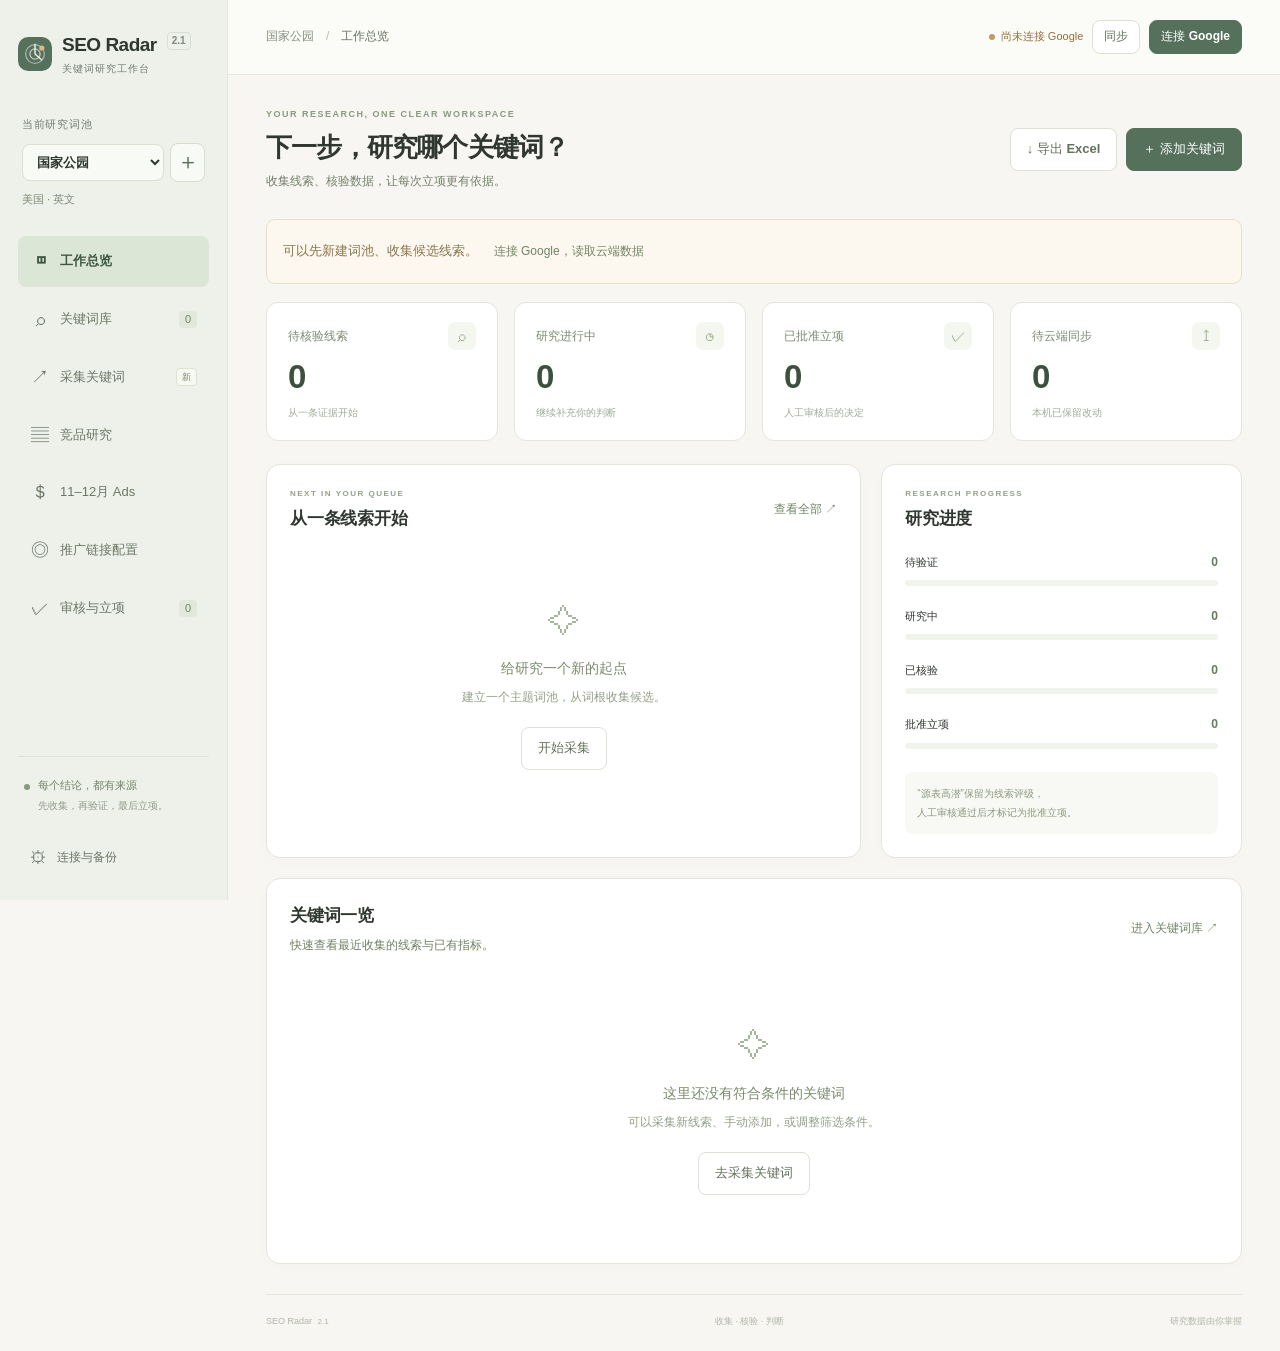
<file: index.html>
<!doctype html><html lang="zh-CN"><head>
<meta charset="utf-8"><meta name="viewport" content="width=device-width, initial-scale=1"><meta name="referrer" content="strict-origin-when-cross-origin"><meta name="theme-color" content="#55715b"><title>SEO Radar · 关键词研究工作台</title>
<link rel="icon" href="./radar.svg" type="image/svg+xml"><link rel="stylesheet" href="./styles.css?v=2.3">
<script src="https://accounts.google.com/gsi/client" async defer></script><script src="./radar-core.js?v=2.3" defer></script><script src="./radar-sheets.js?v=2.3" defer></script><script src="./xlsx-export.js?v=2.1" defer></script><script src="./promo-links.js?v=2.2" defer></script><script src="./ads-plan.js?v=2.1" defer></script><script src="./app.js?v=2.3" defer></script>
</head><body><a class="skip" href="#content">跳转到内容</a><div class="app">
<aside class="sidebar" id="sidebar">
<a class="brand" href="#overview" aria-label="SEO Radar 工作总览"><img src="./radar.svg" alt="" width="34" height="34"><span>SEO Radar<small>关键词研究工作台</small></span><span class="version">2.1</span></a>
<div class="pool-picker"><label for="poolSelect">当前研究词池</label><div class="pool-select-row"><select id="poolSelect" aria-label="切换词池"></select><button class="icon-button" id="newPoolBtn" aria-label="新建词池" title="新建词池">＋</button></div><span id="poolMeta" class="pool-meta">美国 · 英文</span></div>
<button class="mobile-toggle" id="menuBtn" aria-expanded="false" aria-controls="mainNav">浏览工作区 <span>☰</span></button>
<nav class="nav" id="mainNav" aria-label="工作区导航"><button data-view="overview" class="active"><span class="nav-icon">◫</span>工作总览</button><button data-view="keywords"><span class="nav-icon">⌕</span>关键词库<span class="nav-count" id="keywordCount">0</span></button><button data-view="capture"><span class="nav-icon">↗</span>采集关键词<span class="new-pill">新</span></button><button data-view="competitors"><span class="nav-icon">▤</span>竞品研究</button><button data-view="ads"><span class="nav-icon">＄</span>11–12月 Ads</button><button data-view="promotions"><span class="nav-icon">◎</span>推广链接配置</button><button data-view="reviews"><span class="nav-icon">✓</span>审核与立项<span class="nav-count" id="todoNav">0</span></button><button class="mobile-only" data-view="settings"><span class="nav-icon">⚙</span>连接与备份</button></nav>
<div class="sidebar-bottom"><div class="research-note"><span class="tiny-dot"></span><div>每个结论，都有来源<small>先收集，再验证，最后立项。</small></div></div><button class="settings-nav" data-view="settings"><span>⚙</span>连接与备份</button></div>
</aside><div class="workspace"><header class="topbar"><div class="breadcrumb"><span id="breadcrumbPool">国家公园</span><span class="slash">/</span><strong id="breadcrumbView">工作总览</strong></div><div class="topbar-actions"><span id="status" class="connection waiting" role="status" aria-live="polite">尚未连接</span><button class="button small secondary" id="syncBtn">同步</button><button class="button small" id="connectBtn">连接 Google</button></div></header>
<main id="content" tabindex="-1"><div class="page-heading"><div><div class="eyebrow" id="pageEyebrow">YOUR RESEARCH, ONE CLEAR WORKSPACE</div><h1 id="pageTitle">下一步，研究哪个关键词？</h1><p id="pageSubtitle">收集线索、核验数据，让每次立项更有依据。</p></div><div class="page-actions"><button class="button secondary" id="exportBtn">↓ 导出 Excel</button><button class="button" id="addBtn">＋ 添加关键词</button></div></div>
<div id="connectionBanner" class="message" hidden></div><div id="errorBanner" class="message error" role="alert" hidden></div>
<section id="view-overview" class="view active" aria-label="工作总览"><div class="kpis" id="kpis"></div><div class="overview-grid"><div class="panel queue-panel"><div class="panel-heading"><div><div class="section-kicker">NEXT IN YOUR QUEUE</div><h2>从一条线索开始</h2></div><button class="text-button" data-go="reviews">查看全部 ↗</button></div><div id="nextQueue"></div></div><div class="panel progress-panel"><div class="section-kicker">RESEARCH PROGRESS</div><h2>研究进度</h2><div id="progressBars"></div><div class="soft-note">“源表高潜”保留为线索评级，<br>人工审核通过后才标记为批准立项。</div></div></div><div class="panel"><div class="panel-heading"><div><h2>关键词一览</h2><p class="helper">快速查看最近收集的线索与已有指标。</p></div><button class="text-button" data-go="keywords">进入关键词库 ↗</button></div><div id="overviewTable"></div></div></section>
<section id="view-keywords" class="view" aria-label="关键词库"><div class="panel"><div class="panel-heading wrap"><div class="segmented" id="keywordTabs" aria-label="关键词分类"><button class="active" data-kind="all">全部 <span id="allTotal">0</span></button><button data-kind="candidate">候选词 <span id="candidateTotal">0</span></button><button data-kind="official">正式词 <span id="officialTotal">0</span></button></div><a id="sourceSheetLink" class="text-link" target="_blank" rel="noopener noreferrer" hidden>打开源表 ↗</a></div><div class="toolbar"><label class="search"><span aria-hidden="true">⌕</span><input id="keywordSearch" placeholder="搜索关键词、词根或备注" aria-label="搜索关键词"></label><label class="field-help"><input type="checkbox" id="commercialOnly"> 只看商业初筛通过</label><select id="keywordState" aria-label="筛选审核状态"><option value="">全部审核状态</option></select><select id="keywordSort" aria-label="排序"><option value="recent">最近收集</option><option value="volume">搜索量从高到低</option><option value="cpc">CPC 从高到低</option><option value="az">关键词 A–Z</option></select></div><div id="keywordTable"></div><div class="table-footer"><span id="resultCount"></span><span>缺失指标显示“—”；待核验的源表值附有标识。</span></div></div></section>
<section id="view-capture" class="view" aria-label="采集关键词"><div class="panel" id="pluginImportPanel"><div class="section-kicker">IMPORT COMPETITOR KEYWORDS</div><h2>粘贴 SiteData / AITDK 数据</h2><p class="helper">粘贴 → 解析预览 → 去重导入 → 商业指标初筛 → 人工核验竞争和趋势。插件指标为估算值，不会自动批准立项。</p><label class="field-label" for="pluginTool">来源工具</label><select id="pluginTool"><option>SiteData</option><option>AITDK</option></select><label class="field-label" for="pluginSource">同行网址（必填）</label><input id="pluginSource" type="url" placeholder="https://example.com"><label class="field-label" for="pluginDate">采集日期（必填）</label><input id="pluginDate" type="date"><label class="field-label" for="pluginRaw">Top Keywords 原文</label><textarea id="pluginRaw" rows="7" maxlength="100000" placeholder="hairstyle ai&#10;Traffic 1.3K Volume 1.1K CPC $0.35 Ads 1&#10;&#10;支持同行/分行标签；制表符表格需保留 Keyword、Traffic、Volume、CPC、Ads 表头。"></textarea><p class="field-help">市场与语言沿用当前词池，请确认与插件筛选一致。没有复制到的指标留空；DR 和趋势保持待核验。</p><div class="button-row"><button class="button secondary" id="pluginParseBtn" type="button">解析预览</button><button class="button" id="pluginImportBtn" type="button" disabled>确认导入所选新词</button></div><p id="pluginSummary" role="status" aria-live="polite"></p><div id="pluginWarnings" class="message" hidden></div><div id="pluginPreview"></div></div><div class="capture-layout"><div class="panel capture-form"><div class="section-kicker">DISCOVER YOUR NEXT IDEA</div><h2>输入词根，寻找更多线索</h2><p class="helper">采集 Google 联想建议；搜索量与 CPC 需另行查询或补充。</p><label class="field-label" for="captureSeeds">研究词根 <span>每行一个，最多 5 个</span></label><textarea id="captureSeeds" rows="4" placeholder="power bank&#10;portable charger&#10;laptop power bank"></textarea><div class="label-row"><label class="field-label" for="captureMods">扩展词缀</label><select id="modifierPreset" aria-label="选择词缀预设"><option value="product">产品研究</option><option value="travel">旅行主题</option><option value="letters">字母扩展</option><option value="custom">自定义</option></select></div><textarea id="captureMods" rows="3" placeholder="for travel, for laptop, usb c, review"></textarea><p class="field-help">用逗号或换行分隔，系统也会查询词根本身。每次最多 60 个查询。</p><div class="capture-destination" id="captureDestination"></div><div class="button-row"><button class="button" id="captureBtn">开始采集 ↗</button><button class="button secondary" id="cancelCaptureBtn" hidden>停止采集</button></div></div><div class="panel capture-results"><div class="panel-heading wrap"><div><h2>本次采集结果 <span class="count-pill" id="captureCount">0</span></h2><p class="helper" id="captureSummary">结果会先出现在这里，选中后再保存到候选池。</p></div><button class="button secondary small" id="exportCaptureBtn" disabled>导出本次结果</button></div><div class="capture-progress" id="captureProgress" hidden><progress id="captureProgressBar" max="1" value="0"></progress><span id="captureProgressText" role="status" aria-live="polite"></span></div><div class="capture-status" id="captureStatus" role="status" hidden></div><div class="capture-selection" id="captureSelection" hidden><label><input type="checkbox" id="captureSelectAll" checked> 全选新词</label><button class="button small" id="saveCaptureBtn">保存所选到候选池</button></div><div id="captureTable"><div class="empty-state"><div class="empty-icon">✧</div><h3>下一条好线索，从这里发现</h3><p>填写左侧词根，点击“开始采集”。</p></div></div></div></div></section>
<section id="view-competitors" class="view" aria-label="竞品研究"><div class="panel"><div class="panel-heading"><div><h2>同行与参考页面</h2><p class="helper">记录实际页面、可验证的特点与研究备注。</p></div><button class="button secondary small" id="addRivalBtn">＋ 添加竞品</button></div><div id="competitorCards" class="competitor-grid"></div></div></section>
<section id="view-reviews" class="view" aria-label="审核与立项"><div class="panel"><div class="panel-heading"><div><h2>把线索变成清楚的判断</h2><p class="helper">审核状态独立保存到当前词池；保存后可继续下一条。</p></div><span class="count-pill" id="reviewCount">0</span></div><div class="toolbar"><label class="search"><span aria-hidden="true">⌕</span><input id="reviewSearch" placeholder="搜索待审核关键词" aria-label="搜索待审核关键词"></label><select id="reviewFilter" aria-label="筛选审核队列"><option value="open">待处理</option><option value="">全部状态</option></select></div><div id="reviewTable"></div><div id="conflictList"></div></div></section>
<section id="view-ads" class="view" aria-label="11–12月 Google Ads 联动"><div class="panel">
<div class="section-kicker">PAID SEARCH PLANNING · PARKMEMOIR</div>
<h2>关键词 → 广告状态 → 推广 UID → 联盟链接</h2>
<p class="helper">只读关联 03_国家公园_正式关键词（A:M）和 06_推广链接配置（A:P）。历史 CPC / Ads* 不是 Keyword Planner 出价；可追踪的链接不等于已获 Google Ads 投放授权。</p>
<div class="ads-metrics" id="adsMetrics"></div>
<div class="toolbar ads-toolbar"><input id="adsText" class="search" placeholder="搜索关键词、产品、UID" aria-label="搜索 Ads 关键词"><select id="adsStatus" aria-label="筛选投放状态"><option value="">全部投放状态</option><option>待验证</option><option>SEO优先</option><option>暂停投放</option><option>已上线</option></select><input id="adsCpc" type="number" step="0.05" min="0" placeholder="历史 CPC 上限 $" aria-label="历史 CPC 最大值"><label class="field-help"><input id="adsLinked" type="checkbox"> 仅有 UID</label></div>
<p class="field-help" id="adsSummary" role="status"></p><div id="adsRows"></div>
<p class="field-help">源表 Ads*、DR 和 CPC 均应复核采集日期；广告实际点击价格需用 Keyword Planner。UID 只识别产品活动，不能单独证明某个关键词出单。要编辑 UID 或 Ads 状态，请在 03 表更新 L/M 列后点击同步。</p>
</div></section>
<section id="view-promotions" class="view" aria-label="推广链接配置"><div id="promoMount"></div></section>
<section id="view-settings" class="view" aria-label="连接与备份"><div class="settings-layout"><form class="panel" id="settingsForm"><div class="section-kicker">YOUR PRIVATE WORKSPACE</div><h2>Google Sheets 连接</h2><p class="helper">连接已有表格。配置保存在当前浏览器，访问令牌只保存在本次页面内存。</p><label class="field-label" for="oauthClient">Google OAuth Web Client ID</label><input id="oauthClient" placeholder="xxxx.apps.googleusercontent.com" autocomplete="off" required><label class="field-label" for="keywordSheet">关键词表 Spreadsheet ID</label><input id="keywordSheet" placeholder="Google Sheets 网址 /d/ 后的 ID" autocomplete="off" required><label class="field-label" for="competitorSheet">国家公园竞品表 Spreadsheet ID</label><input id="competitorSheet" placeholder="已有独立竞品表的 ID" autocomplete="off" required><p class="field-help">新增词池的关键词、竞品、审核记录会各自建立在关键词表内。</p><div class="button-row"><button type="submit" class="button secondary">保存设置</button><button type="button" class="button" id="connectSettingsBtn">连接 Google 并同步</button></div><details class="help-details"><summary>首次配置说明</summary><p>OAuth 类型为 Web application；授权 JavaScript 来源填写当前网站的 HTTPS 域名，不带路径。在同一项目启用 Google Sheets API，并将自己的账号加入测试用户。</p><p>使用能编辑两份表格的 Google 账号。既有 V1.4 连接配置和本地待同步记录会自动沿用。</p></details></form><div><div class="panel"><h2>同步状态</h2><div id="syncInfo" class="sync-info"></div><button class="button secondary small" id="retryBtn">重新同步当前词池</button></div><div class="panel"><h2>备份与恢复</h2><p class="helper">Excel 用于查看、筛选和分享；JSON 保留本浏览器所有词池与待同步记录。</p><div class="backup-buttons"><button class="button secondary" id="backupBtn">导出 JSON 备份</button><button class="button secondary" id="importBackupBtn">恢复 JSON 备份</button></div><input type="file" id="backupFile" accept=".json,application/json" hidden><p class="field-help">备份包含研究数据，不包含 Google 访问令牌。</p></div><details class="panel help-details"><summary>数据来源与指标说明</summary><p>Google 联想结果是候选线索，不代表搜索量已经验证。当前版本不调用 DataForSEO 或其他付费关键词接口。</p><p>现有源表指标保留原值并标记待核验；新增词的未知数值保持空白。CPC 是广告点击成本，不能当作联盟佣金。</p><p>页面在线且授权有效时每 5 分钟读取当前词池。重新打开页面或授权过期后，需要重新连接 Google。</p></details></div></div></section>
<footer class="footer"><span>SEO Radar <b>2.1</b></span><span>收集 · 核验 · 判断</span><span id="lastSyncFooter">研究数据由你掌握</span></footer></main></div></div>
<dialog id="poolDialog"><form id="poolForm"><div class="dialog-heading"><div><div class="section-kicker">A NEW DIRECTION</div><h2>新建研究词池</h2></div><button type="button" class="close-button" data-close aria-label="关闭">×</button></div><div class="dialog-content"><label class="field-label" for="poolName">词池名称</label><input id="poolName" maxlength="50" placeholder="例如：Power Bank — US" required><div class="two-fields"><div><label class="field-label" for="poolCountry">目标国家</label><select id="poolCountry"><option value="US">美国 US</option><option value="GB">英国 GB</option><option value="CA">加拿大 CA</option><option value="AU">澳大利亚 AU</option><option value="DE">德国 DE</option><option value="FR">法国 FR</option><option value="ES">西班牙 ES</option><option value="SG">新加坡 SG</option></select></div><div><label class="field-label" for="poolLanguage">研究语言</label><select id="poolLanguage"><option value="en">英文</option><option value="de">德文</option><option value="fr">法文</option><option value="es">西班牙文</option><option value="zh-CN">中文</option></select></div></div><p class="field-help">词池相互独立。Google 连接后会为新词池创建关键词、竞品和审核工作表；未连接时先保存在本机。</p></div><div class="dialog-footer"><button type="button" class="button secondary" data-close>取消</button><button class="button" type="submit">创建词池</button></div></form></dialog>
<dialog id="addDialog"><form id="addForm"><div class="dialog-heading"><h2>添加候选关键词</h2><button type="button" class="close-button" data-close aria-label="关闭">×</button></div><div class="dialog-content"><div class="soft-note" id="manualDestination"></div><label class="field-label" for="newWords">关键词 <span>每行一个，最多 100 个</span></label><textarea id="newWords" rows="6" placeholder="power bank for travel&#10;laptop power bank" required></textarea><label class="field-label" for="newSeed">词根（可选）</label><input id="newSeed" placeholder="power bank"><label class="field-label" for="newUrl">来源网址（可选）</label><input id="newUrl" type="url" placeholder="https://example.com/page"><label class="field-label" for="newNote">研究备注（可选）</label><textarea id="newNote" rows="3" placeholder="记录为什么值得研究，以及还需要核验什么。"></textarea></div><div class="dialog-footer"><button type="button" class="button secondary" data-close>取消</button><button class="button" type="submit">保存到候选池</button></div></form></dialog>
<dialog id="reviewDialog" class="review-drawer"><form id="reviewForm"><div class="dialog-heading"><div><div class="section-kicker" id="reviewPoolLabel">KEYWORD RESEARCH</div><h2 id="reviewWord"></h2></div><button type="button" class="close-button" data-close aria-label="关闭">×</button></div><div class="dialog-content"><div id="reviewContext"></div><div class="message error" id="reviewConflict" hidden></div><label class="field-label" for="reviewState">研究状态</label><select id="reviewState"></select><label class="field-label" for="reviewNote">证据与判断</label><textarea id="reviewNote" rows="7" placeholder="记录前五名竞品网址、最低 DR 及工具/日期；趋势结论、时间范围及证据链接；搜索意图、内容缺口和变现依据。"></textarea><p class="field-help" id="reviewSaveHint"></p></div><div class="dialog-footer"><button type="submit" class="button secondary">保存并关闭</button><button type="button" class="button" id="saveNextBtn">保存，继续下一条 →</button></div></form></dialog>
<dialog id="rivalDialog"><form id="rivalForm"><div class="dialog-heading"><h2>添加参考竞品</h2><button type="button" class="close-button" data-close aria-label="关闭">×</button></div><div class="dialog-content"><label class="field-label" for="rivalName">名称</label><input id="rivalName" required maxlength="100" placeholder="网站或品牌名称"><label class="field-label" for="rivalUrl">已查看的页面网址</label><input id="rivalUrl" type="url" required placeholder="https://example.com/review"><label class="field-label" for="rivalFeatures">页面特点与研究备注</label><textarea id="rivalFeatures" rows="4" placeholder="只记录实际看到的功能、内容和不足。"></textarea></div><div class="dialog-footer"><button type="button" class="button secondary" data-close>取消</button><button class="button" type="submit">保存竞品</button></div></form></dialog>
<div id="toast" class="toast" role="status" aria-live="polite" hidden></div></body></html>
</file>
<file: styles.css>
:root{--bg:#f7f6f2;--sidebar:#eef1e9;--ink:#303730;--muted:#747d70;--green:#55715b;--green-dark:#3f5945;--line:#e3e6dc;--amber:#956f37;--red:#a45048}*{box-sizing:border-box}body{margin:0;background:var(--bg);color:var(--ink);font:14px/1.6 -apple-system,BlinkMacSystemFont,"Segoe UI","PingFang SC","Microsoft YaHei",Arial,sans-serif}button,input,textarea,select{font:inherit}button{cursor:pointer;transition:background .15s}button:disabled{opacity:.5;cursor:not-allowed}button:focus-visible,a:focus-visible,input:focus-visible,select:focus-visible,textarea:focus-visible,summary:focus-visible{outline:3px solid #a5bca1;outline-offset:3px}a{color:var(--green-dark);text-decoration:none}a:hover{text-decoration:underline}h1,h2,h3,p{margin:0}h2{font-size:17px;font-weight:650;letter-spacing:-.25px}h3{font-size:15px}select,input,textarea{max-width:100%;color:var(--ink);border:1px solid #d9dfd3;border-radius:8px;background:#fff;padding:10px 12px}textarea{width:100%;resize:vertical;line-height:1.8}input{min-width:0}select{cursor:pointer}input[type=checkbox]{accent-color:var(--green);width:17px;height:17px;cursor:pointer}::placeholder{color:#9aa094}[hidden]{display:none!important}.skip{position:fixed;top:-80px;left:20px;z-index:100;background:var(--green);color:#fff;padding:10px 18px}.skip:focus{top:10px}
.app{display:grid;grid-template-columns:228px minmax(0,1fr);min-height:100vh}.sidebar{position:sticky;top:0;height:100dvh;background:var(--sidebar);border-right:1px solid var(--line);padding:30px 18px 18px;display:flex;flex-direction:column}.brand{display:flex;gap:10px;align-items:center;color:var(--ink);font-size:19px;font-weight:720;letter-spacing:-.5px;white-space:nowrap}.brand:hover{text-decoration:none}.brand small{display:block;font-size:10px;letter-spacing:1px;font-weight:500;color:var(--muted);margin-top:1px}.version{align-self:flex-start;margin-top:2px;color:#7f8a78;font-size:10px;font-weight:600;border:1px solid #d8dfd1;border-radius:4px;padding:0 4px;letter-spacing:0}.pool-picker{margin-top:35px;padding:0 4px}.pool-picker>label{font-size:11px;color:var(--muted);letter-spacing:.7px}.pool-select-row{display:flex;align-items:center;gap:6px;margin:8px 0 5px}.pool-select-row select{min-width:0;flex:1;background:#f8faf5;font-weight:600;padding:9px 24px 9px 10px;font-size:13px}.icon-button{border:1px solid #d4ddce;background:#f8faf5;color:var(--green);width:35px;height:39px;border-radius:8px;font-size:22px;line-height:1}.pool-meta{font-size:11px;color:#7c8874}.nav{display:grid;gap:7px;margin-top:27px}.nav button,.settings-nav{display:flex;align-items:center;gap:10px;width:100%;padding:11px 12px;border:0;background:transparent;border-radius:8px;color:#6c7666;text-align:left;font-size:13px;min-height:44px}.nav button:hover,.settings-nav:hover{background:#e5ebde}.nav button.active{background:#dce6d6;color:#3c5841;font-weight:650}.nav-icon{width:20px;font-size:18px;text-align:center}.nav-count{margin-left:auto;font-size:11px;background:#e2e8db;padding:0 6px;border-radius:4px;color:#77846e}.active .nav-count{background:#ccd9c5;color:#436047}.new-pill{font-size:9px;background:#f6f8f1;color:#7c8c6c;padding:1px 5px;border:1px solid #dce3d2;border-radius:4px;margin-left:auto}.sidebar-bottom{margin-top:auto;padding-top:28px}.research-note{border-top:1px solid #dce3d4;padding:20px 6px 19px;display:flex;align-items:flex-start;gap:8px;font-size:11px;color:#75846c}.research-note small{display:block;font-size:10px;color:#929c8b;margin-top:3px}.tiny-dot{width:6px;height:6px;background:#859b78;border-radius:50%;display:block;margin-top:7px}.settings-nav{font-size:12px}.settings-nav span{font-size:17px}.mobile-toggle{display:none}
.workspace{min-width:0}.topbar{height:75px;border-bottom:1px solid var(--line);display:flex;justify-content:space-between;align-items:center;padding:0 38px;gap:18px;background:#fbfbf8}.breadcrumb{display:flex;align-items:center;gap:12px;min-width:0;font-size:12px;color:#87907f}.breadcrumb>span:first-child{overflow:hidden;text-overflow:ellipsis;white-space:nowrap;max-width:220px}.breadcrumb strong{font-weight:500;white-space:nowrap;color:#67735f}.slash{color:#b8c0b0}.topbar-actions{display:flex;align-items:center;gap:9px;flex-wrap:wrap;justify-content:flex-end}.button{display:inline-flex;justify-content:center;align-items:center;gap:8px;border:1px solid var(--green);border-radius:8px;background:var(--green);color:#fff;padding:10px 16px;min-height:42px;font-size:13px;font-weight:550;white-space:nowrap}.button:hover{background:var(--green-dark)}.button.secondary{background:#fff;color:#64715c;border-color:#dce2d4}.button.secondary:hover{background:#f1f5ec}.button.small{font-size:12px;min-height:34px;padding:6px 11px}.button-row{display:flex;gap:9px;align-items:center;flex-wrap:wrap;margin-top:20px}.connection{display:flex;align-items:center;gap:6px;color:#6a8661;font-size:11px;white-space:nowrap;max-width:240px;overflow:hidden;text-overflow:ellipsis}.connection:before{content:"";width:6px;height:6px;flex-shrink:0;border-radius:50%;background:#77996e}.connection.waiting{color:var(--amber)}.connection.waiting:before{background:#c19b60}.connection.error{color:var(--red)}.connection.error:before{background:#ba7068}main{padding:32px 38px 0;max-width:1600px;margin:0 auto}.page-heading{display:flex;justify-content:space-between;align-items:center;gap:18px;margin-bottom:27px}.eyebrow,.section-kicker{font-size:9px;font-weight:650;letter-spacing:1.5px;color:#95a08c;margin-bottom:7px}.eyebrow{color:#8a9a80}h1{font-size:26px;line-height:1.5;font-weight:650;letter-spacing:-.8px}.page-heading p{font-size:12px;color:#74816a;margin-top:5px}.page-actions{display:flex;gap:9px;flex-shrink:0}.message{font-size:13px;padding:13px 16px;border:1px solid #e7dfce;background:#fcf8ef;color:#8b744b;border-radius:9px;margin-bottom:18px;line-height:1.8}.message button{margin-left:12px}.message.error{background:#fcf1ee;border-color:#e9d4cf;color:#9d5850}.message a{text-decoration:underline}.view{display:none}.view.active{display:block}.panel{background:#fff;border:1px solid var(--line);border-radius:14px;padding:23px;margin-bottom:20px;box-shadow:0 3px 16px #35483104;min-width:0}.panel-heading{display:flex;align-items:center;justify-content:space-between;gap:16px;margin-bottom:20px}.panel-heading.wrap{flex-wrap:wrap}.helper{font-size:12px;color:#708064;line-height:1.9;margin-top:5px}.text-button{border:0;background:none;padding:8px 0;color:#718465;font-size:12px;min-height:36px}.text-button:hover{color:#3f5c43;text-decoration:underline}.text-link{font-size:12px}.section-kicker{font-size:8px;margin-bottom:4px}.count-pill{background:#f0f4ec;border:1px solid #e1e7d9;border-radius:5px;color:#819074;padding:1px 7px;font-size:11px;font-weight:500}.soft-note{background:#f6f8f2;border:1px solid #e8eddf;border-radius:8px;padding:12px;font-size:11px;line-height:1.9;color:#8b977d}
.kpis{display:grid;grid-template-columns:repeat(4,minmax(0,1fr));gap:16px;margin-bottom:23px}.kpi{padding:19px 21px;border:1px solid var(--line);border-radius:12px;background:#fff}.kpi-label{color:#7d8975;font-size:12px;display:flex;align-items:center;justify-content:space-between;gap:8px}.kpi-icon{font-size:15px;color:#99a98c;background:#f4f7ef;width:28px;height:28px;text-align:center;border-radius:7px;line-height:28px}.kpi-number{font-size:33px;line-height:1.2;font-weight:600;color:#3d503d;letter-spacing:-1px;display:block;margin-top:7px}.kpi-caption{font-size:10px;color:#a2aa9a;margin-top:8px}.overview-grid{display:grid;grid-template-columns:minmax(0,1.65fr) minmax(250px,1fr);gap:20px}.queue-item{display:flex;align-items:center;justify-content:space-between;gap:10px;padding:15px 0;border-top:1px solid #f0f2eb}.queue-index{font-size:10px;color:#b0baa5;border:1px solid #e6ebdd;border-radius:6px;width:27px;height:27px;display:flex;align-items:center;justify-content:center;flex-shrink:0}.queue-main{flex:1;min-width:0}.queue-word{font-size:14px;font-weight:550;overflow-wrap:anywhere}.queue-meta{font-size:10px;color:#9ba591;margin-top:3px}.progress-row{margin-top:21px;font-size:11px}.progress-row .label-row{margin:0 0 8px}.progress-row strong{font-size:12px;font-weight:550;color:#657b5b}.progress-track{height:6px;background:#f1f4eb;border-radius:8px;overflow:hidden}.progress-fill{height:100%;background:#9bad8d;border-radius:8px}.progress-panel .soft-note{margin-top:23px;font-size:10px;border:0;background:#f8f9f5}
.toolbar{display:flex;gap:10px;align-items:center;flex-wrap:wrap;margin-bottom:19px}.toolbar select{font-size:12px;min-height:39px}.search{flex:1;display:flex;align-items:center;gap:8px;border:1px solid #dfe5d7;border-radius:8px;padding:0 11px;min-width:190px;background:#fff}.search>span{font-size:21px;line-height:1;color:#a1ab97}.search input{width:100%;border:0;background:transparent;font-size:13px;padding:9px 0;outline-offset:1px}.segmented{display:flex;gap:4px;flex-wrap:wrap}.segmented button{border:0;border-radius:6px;background:none;color:#728365;padding:7px 12px;font-size:12px;min-height:36px}.segmented button.active{color:#527048;background:#ecf2e6;font-weight:600}.segmented span{font-size:10px;margin-left:6px;color:#96a48b}.table-wrap{width:100%;overflow:auto;border:1px solid #e9ede2;border-radius:9px}table{border-collapse:separate;border-spacing:0;width:100%;min-width:700px;font-size:14px}th{background:#f8faf5;color:#6f7e64;text-align:left;font-size:12px;font-weight:550;letter-spacing:.2px;padding:11px 13px;white-space:nowrap;position:sticky;top:0;z-index:2;border-bottom:1px solid #e9ede2}td{padding:14px 13px;border-bottom:1px solid #eef1e8;vertical-align:middle}tr:last-child td{border-bottom:0}tr:hover td{background:#fcfdf9}.keyword-cell{min-width:225px;max-width:350px;background:#fff;position:sticky;left:0;z-index:1}th.keyword-cell{background:#f8faf5;z-index:3}.keyword-name{font-weight:550;color:#46543f;display:block;font-size:14px;overflow-wrap:anywhere}.keyword-sub{color:#7d8c70;font-size:10px;display:block;max-width:320px;margin-top:4px;overflow:hidden;text-overflow:ellipsis;white-space:nowrap}.num{font-variant-numeric:tabular-nums;white-space:nowrap;color:#697561;font-size:13px}.metric-unverified{font-size:10px;color:#b19c7b;display:block;line-height:1.4;margin-top:2px}.badge{display:inline-flex;align-items:center;gap:5px;border-radius:5px;padding:3px 8px;font-size:11px;white-space:nowrap;color:#8c987d;background:#f2f5ec;border:1px solid #e6ecdc}.badge.research{background:#f0eef8;border-color:#e5dff1;color:#8d81a5}.badge.verified{background:#edf3f0;border-color:#dce7df;color:#63826c}.badge.approved{background:#e8f0e3;border-color:#d7e3d0;color:#567b48}.badge.supplement{background:#fcf4e4;border-color:#efe2c5;color:#ab8b54}.badge.rejected{background:#f5efed;border-color:#eaded8;color:#a3877a}.badge.pending{background:#fff8ea;border-color:#eee1c8;color:#ad915e}.badge.source{background:transparent;border-color:#dfe5d7;color:#8a9a7c;font-size:9px}.row-button{border:1px solid #dfe6d6;border-radius:6px;background:#fff;color:#6d855e;font-size:12px;padding:6px 10px;min-height:32px;white-space:nowrap}.row-button:hover{background:#edf3e7}.table-footer{display:flex;justify-content:space-between;gap:10px;flex-wrap:wrap;font-size:10px;color:#7d8c70;padding-top:13px}.empty-state{text-align:center;padding:45px 20px;color:#94a087}.empty-icon{font-size:32px;font-weight:300;color:#a7b59a;margin-bottom:9px}.empty-state h3{font-size:14px;font-weight:550;color:#798a6b;margin-bottom:7px}.empty-state p{font-size:12px;line-height:1.9}.empty-state .button{margin-top:18px}.mobile-cards{display:none}
.capture-layout{display:grid;grid-template-columns:minmax(260px,.85fr) minmax(0,1.5fr);gap:20px}.capture-form h2{font-size:18px}.capture-form textarea{background:#fcfdf9}.field-label{display:block;font-size:12px;font-weight:550;color:#6b7d5f;margin:18px 0 7px}.field-label span{font-weight:400;color:#a0ab95;font-size:10px;margin-left:5px}.field-help{font-size:10px;color:#9aa78d;line-height:1.9;margin-top:8px}.label-row{display:flex;align-items:center;justify-content:space-between;gap:10px}.label-row select{font-size:10px;padding:4px 7px;min-height:30px;margin-top:15px;max-width:110px}.capture-destination{font-size:11px;color:#8a9c7b;padding:11px 12px;border:1px dashed #d8e2cd;border-radius:8px;margin-top:18px;background:#f8fbf4}.capture-results table{min-width:440px}.capture-results .table-wrap{max-height:560px}.capture-status{background:#f5f8ef;color:#7f936a;border-radius:7px;font-size:11px;padding:10px 12px;margin-bottom:13px;overflow-wrap:anywhere}.capture-status.error{background:#fcf0eb;color:#a26d56}.capture-status.partial{background:#fcf6e9;color:#aa8c55}.capture-selection{display:flex;align-items:center;justify-content:space-between;gap:10px;flex-wrap:wrap;margin-bottom:14px;font-size:12px;color:#7d8e6d}.capture-selection label{display:flex;gap:7px;align-items:center}.capture-progress{margin-bottom:15px}.capture-progress progress{display:block;width:100%;height:6px;accent-color:var(--green)}.capture-progress span{display:block;font-size:11px;color:#93a284;margin-top:7px}.competitor-grid{display:grid;grid-template-columns:repeat(3,minmax(0,1fr));gap:15px}.competitor-card{padding:20px;border:1px solid var(--line);border-radius:10px;background:#fcfdf9}.competitor-avatar{width:34px;height:34px;background:#e9efdf;color:#849973;font-size:15px;border-radius:9px;display:flex;align-items:center;justify-content:center;margin-bottom:14px}.competitor-card h3{font-size:15px;overflow-wrap:anywhere}.competitor-domain{font-size:11px;color:#9aa88c;overflow-wrap:anywhere}.competitor-card p{font-size:12px;line-height:1.9;color:#869577;margin:14px 0}.competitor-card .text-link{display:block;margin-top:13px}.competitor-stats{display:flex;gap:7px;flex-wrap:wrap}.settings-layout{display:grid;grid-template-columns:minmax(0,1.1fr) minmax(0,1fr);gap:20px}.settings-layout form>input{width:100%}.settings-layout form>h2{margin-bottom:8px}.help-details summary{cursor:pointer;color:#738663;font-size:12px;min-height:34px;display:list-item}.help-details p{font-size:11px;line-height:1.9;color:#94a185;margin-top:9px}.help-details{margin-top:22px}.sync-info{margin:16px 0 20px}.sync-line{display:flex;justify-content:space-between;gap:16px;font-size:12px;color:#909c83;padding:8px 0;border-bottom:1px solid #f0f2eb}.sync-line strong{color:#667d59;font-weight:500;text-align:right;overflow-wrap:anywhere}.backup-buttons{display:flex;gap:9px;flex-wrap:wrap;margin-top:18px}.footer{display:flex;align-items:center;justify-content:space-between;gap:15px;flex-wrap:wrap;color:#afb7a5;font-size:9px;padding:19px 0 23px;border-top:1px solid var(--line);margin-top:30px}.footer b{font-weight:400;font-size:8px;margin-left:3px}
 dialog{padding:0;border:1px solid #dfe5d5;border-radius:16px;box-shadow:0 25px 90px #263b2340;width:min(580px,calc(100vw - 28px));color:var(--ink);max-height:calc(100dvh - 30px)}dialog::backdrop{background:#2a38294d;backdrop-filter:blur(3px)}.dialog-heading{display:flex;align-items:flex-start;justify-content:space-between;gap:18px;padding:24px 25px 20px;border-bottom:1px solid #e9eee1}.dialog-heading h2{overflow-wrap:anywhere}.dialog-content{padding:2px 25px 23px;overflow:auto;max-height:65dvh}.dialog-content>input,.dialog-content>select{width:100%}.dialog-content>.soft-note{margin-top:20px}.close-button{border:0;background:#f2f5ed;border-radius:7px;width:30px;height:30px;font-size:22px;color:#89977a;line-height:1;flex-shrink:0}.dialog-footer{display:flex;justify-content:flex-end;gap:9px;flex-wrap:wrap;padding:17px 25px;border-top:1px solid #e9eee1;background:#fbfcf8}.two-fields{display:grid;grid-template-columns:1fr 1fr;gap:15px}.two-fields select{width:100%}.review-drawer{position:fixed;inset:0 0 0 auto;margin:0;border-radius:0;width:min(520px,100vw);height:100dvh;max-height:none}.review-drawer form{height:100%;display:flex;flex-direction:column}.review-drawer .dialog-content{max-height:none;flex:1;overflow:auto}.review-metrics{display:grid;grid-template-columns:repeat(3,1fr);gap:10px;margin-top:24px}.review-metric{border:1px solid var(--line);border-radius:9px;padding:12px;background:#fcfdf9}.review-metric span{display:block;color:#99a68c;font-size:10px}.review-metric strong{font-size:18px;font-weight:550;color:#667f58;display:block;margin-top:5px}.context-line{font-size:12px;color:#8d9c7f;line-height:1.9;margin-top:13px;overflow-wrap:anywhere}.context-line b{font-weight:500;color:#718964}.context-note{margin-top:18px;background:#f8faf3;padding:13px;border-radius:8px;font-size:12px;color:#869975;white-space:pre-wrap;overflow-wrap:anywhere}.toast{position:fixed;bottom:24px;left:50%;transform:translateX(-50%);background:#3f5945;color:#fff;padding:12px 21px;border-radius:9px;box-shadow:0 5px 25px #293a2430;z-index:100;max-width:min(600px,calc(100vw - 30px));font-size:13px;text-align:center}.conflict-card{margin-top:15px;padding:14px;background:#fcf3e5;border:1px solid #eadcbe;border-radius:9px;color:#a1844d;font-size:12px}.conflict-card button{margin:8px 8px 0 0}
@media(min-width:1600px){main{padding-top:40px}.page-heading{margin-bottom:32px}.panel{padding:26px}.kpi{padding:23px}}@media(max-width:1200px){.app{grid-template-columns:205px minmax(0,1fr)}.sidebar{padding-left:13px;padding-right:13px}.topbar{padding:0 25px}main{padding:27px 25px 0}.page-heading{align-items:flex-start}.page-actions{flex-wrap:wrap;justify-content:flex-end}.overview-grid{grid-template-columns:minmax(0,1.4fr) minmax(220px,1fr)}.capture-layout{grid-template-columns:minmax(240px,.8fr) minmax(0,1.2fr)}.competitor-grid{grid-template-columns:repeat(2,minmax(0,1fr))}.kpis{gap:11px}.kpi{padding:16px}.kpi-label{font-size:11px}}@media(max-width:950px){.page-heading{display:block}.page-actions{margin-top:18px;justify-content:flex-start}.overview-grid{grid-template-columns:1fr}.progress-panel{display:none}.capture-layout,.settings-layout{grid-template-columns:1fr}.capture-form{max-width:none}.capture-form textarea{min-height:90px}.kpis{grid-template-columns:repeat(2,minmax(0,1fr))}.topbar{min-height:75px;height:auto;padding-top:14px;padding-bottom:14px}.breadcrumb>span:first-child{max-width:130px}.topbar-actions .connection{max-width:160px}}
@media(max-width:700px){.app{display:block}.sidebar{height:auto;position:relative;top:auto;padding:16px;border-right:0;border-bottom:1px solid var(--line);display:grid;grid-template-columns:1fr auto;gap:14px;align-items:center}.brand{font-size:18px}.brand small{font-size:9px}.brand img{width:30px;height:30px}.pool-picker{margin:0;padding:0;max-width:180px}.pool-picker>label,.pool-meta{display:none}.pool-select-row{margin:0}.pool-select-row select{font-size:12px;max-width:140px;min-height:36px}.icon-button{height:36px}.sidebar-bottom{display:none}.mobile-toggle{display:flex;justify-content:space-between;align-items:center;border:1px solid #d8e0cf;background:#f5f8ef;border-radius:7px;padding:8px 11px;color:#6f8460;font-size:12px;grid-column:1/-1;min-height:39px}.nav{display:none;grid-column:1/-1;margin:0;grid-template-columns:1fr 1fr;gap:5px}.sidebar.menu-open .nav{display:grid}.nav button{font-size:12px;padding:8px 10px}.topbar{padding:13px 17px;gap:9px;align-items:center}.breadcrumb{font-size:10px;gap:7px}.breadcrumb>span:first-child,.breadcrumb .slash{display:none}.topbar-actions{gap:7px}.topbar-actions .connection{font-size:10px;max-width:145px}.button.small{font-size:11px;padding:5px 8px;min-height:34px}main{padding:23px 17px 0}.eyebrow{font-size:7px;letter-spacing:1.2px}h1{font-size:23px}.page-heading p{font-size:11px;line-height:1.9}.page-actions{margin-top:17px}.page-actions .button{font-size:12px;min-height:41px;padding:9px 13px}.page-heading{margin-bottom:23px}.panel{padding:17px;margin-bottom:16px;border-radius:11px}.kpis{gap:10px;margin-bottom:17px}.kpi{padding:14px 15px;border-radius:10px}.kpi-label{font-size:11px}.kpi-number{font-size:28px}.kpi-icon{width:23px;height:23px;line-height:23px;font-size:13px}.kpi-caption{font-size:9px}.overview-grid{gap:0}.panel-heading{gap:10px;align-items:center;margin-bottom:16px}.panel h2{font-size:15px}.section-kicker{font-size:7px}.text-button{font-size:10px}.queue-item{padding:14px 0;gap:8px}.queue-word{font-size:13px}.queue-meta{font-size:9px}.queue-index{width:23px;height:23px}.row-button{font-size:11px;padding:7px 9px;min-height:36px}.table-wrap.desktop-table{display:none}.mobile-cards{display:grid}.keyword-card{padding:15px 0;border-top:1px solid #edf0e4}.keyword-card:first-child{border-top:0}.card-title-row{display:flex;justify-content:space-between;gap:12px;align-items:flex-start}.card-title-row strong{font-size:14px;overflow-wrap:anywhere;line-height:1.7}.card-metrics{display:grid;grid-template-columns:repeat(3,1fr);gap:10px;margin-top:14px;font-size:12px;color:#7c8f6c}.card-metrics small{display:block;font-size:9px;color:#a0ad91;margin-bottom:2px}.card-meta-row{display:flex;align-items:center;justify-content:space-between;gap:10px;margin-top:13px}.toolbar{gap:8px}.toolbar .search{flex-basis:100%;width:100%}.toolbar select{flex:1;width:calc(50% - 4px);padding:9px 8px;font-size:11px}.segmented button{font-size:11px;padding:7px 9px}.segmented span{margin-left:3px}.table-footer{font-size:9px}.capture-layout{gap:0}.capture-form .helper{font-size:11px}.capture-form textarea{font-size:13px}.capture-results .panel-heading{align-items:flex-start}.capture-results .table-wrap{border:0;max-height:550px}.capture-results table{min-width:0;font-size:12px}.capture-results th{font-size:9px;padding:9px 7px}.capture-results td{padding:11px 7px;overflow-wrap:anywhere}.capture-results .query-cell{display:none}.capture-results .keyword-cell{position:static;min-width:0;max-width:none}.capture-selection{font-size:11px}.capture-status{font-size:10px}.competitor-grid{grid-template-columns:1fr}.settings-layout{gap:0}.settings-layout form>input{font-size:12px}.field-label{font-size:12px}.helper{font-size:11px}.backup-buttons .button{font-size:11px}.footer{font-size:8px;gap:9px;margin-top:22px}.footer>span:nth-child(2){display:none}.dialog-heading{padding:20px}.dialog-content{padding-left:20px;padding-right:20px}.dialog-footer{padding:15px 20px}.message{font-size:12px}.review-metrics{gap:7px}.review-metric{padding:10px}.review-metric strong{font-size:17px}.review-drawer .dialog-footer .button{font-size:12px;flex:1;padding:9px}}
@media(prefers-reduced-motion:reduce){*{scroll-behavior:auto!important;transition:none!important}dialog::backdrop{backdrop-filter:none}}

.mobile-only{display:none!important}@media(max-width:700px){.mobile-only{display:flex!important}}


/* Plugin import stays within the existing workspace on narrow screens. */
#pluginImportPanel{min-width:0;margin-bottom:24px}#pluginImportPanel>input,#pluginImportPanel>textarea,#pluginImportPanel>select{display:block;width:100%;max-width:100%;padding:10px;border:1px solid var(--line);border-radius:7px;background:#fff;color:var(--ink)}#pluginImportPanel .button-row{flex-wrap:wrap;margin-top:16px}#pluginPreview{min-width:0;max-width:100%;overflow-x:auto}#pluginPreview table{min-width:650px}#pluginWarnings{white-space:pre-wrap;overflow-wrap:anywhere;max-height:180px;overflow-y:auto}#pluginSummary{overflow-wrap:anywhere}

/* Affiliate promotion configuration: no table overflow on mobile. */
#promoMount{display:grid;gap:20px}
.promo-table-wrap{max-width:100%;overflow-x:auto;margin-top:14px}
.promo-table{width:100%;min-width:780px;border-collapse:collapse;font-size:13px;text-align:left}
.promo-table th{background:#f5f7f2;color:#40594a;font-size:12px;padding:12px 10px}
.promo-table td{border-top:1px solid var(--line);padding:12px 10px;vertical-align:top}
.promo-table small{display:block;color:var(--muted);font-size:11px;line-height:1.5;margin-top:5px;overflow-wrap:anywhere}
.promo-status{font-size:12px;font-weight:600;color:#3f644b}
.promo-grid{display:grid;grid-template-columns:repeat(2,minmax(0,1fr));gap:12px 18px;margin:16px 0}
.promo-grid .field-label{display:block;margin-bottom:4px}
.promo-grid input,.promo-grid select,.promo-form textarea{width:100%;min-width:0;max-width:100%;padding:10px;border:1px solid var(--line);border-radius:8px;background:#fff;color:var(--ink)}
.promo-form>.field-label{display:block;margin-top:10px;margin-bottom:5px}
.promo-form .button-row{display:flex;flex-wrap:wrap;margin-top:14px;gap:10px}
.promo-form input:read-only{background:#f5f7f2;color:#5c665d}
@media(max-width:700px){.promo-grid{grid-template-columns:1fr}.promo-table{min-width:700px}}

.ads-metrics{display:grid;grid-template-columns:repeat(4,minmax(0,1fr));gap:12px;margin:16px 0}.ads-metric{background:#f6f9f5;padding:13px;border:1px solid #dce6da;border-radius:10px}.ads-metric small{display:block;color:#65766a}.ads-metric strong{font-size:1.5rem}.ads-toolbar{display:flex;gap:10px;align-items:center;flex-wrap:wrap}.ads-toolbar>*{min-width:140px;max-width:100%}.ads-toolbar .search{flex:1}.ads-toolbar input[type=number],.ads-toolbar select{min-height:39px;border:1px solid #d0dbcf;border-radius:9px;padding:8px;background:#fff}.ads-table{min-width:980px}.ads-uid{overflow-wrap:anywhere;max-width:170px;font-size:.85rem}#adsRows .keyword-sub{display:block;margin-top:6px}@media(max-width:700px){.ads-metrics{grid-template-columns:repeat(2,minmax(0,1fr))}.ads-toolbar .search{min-width:100%}}
</file>
